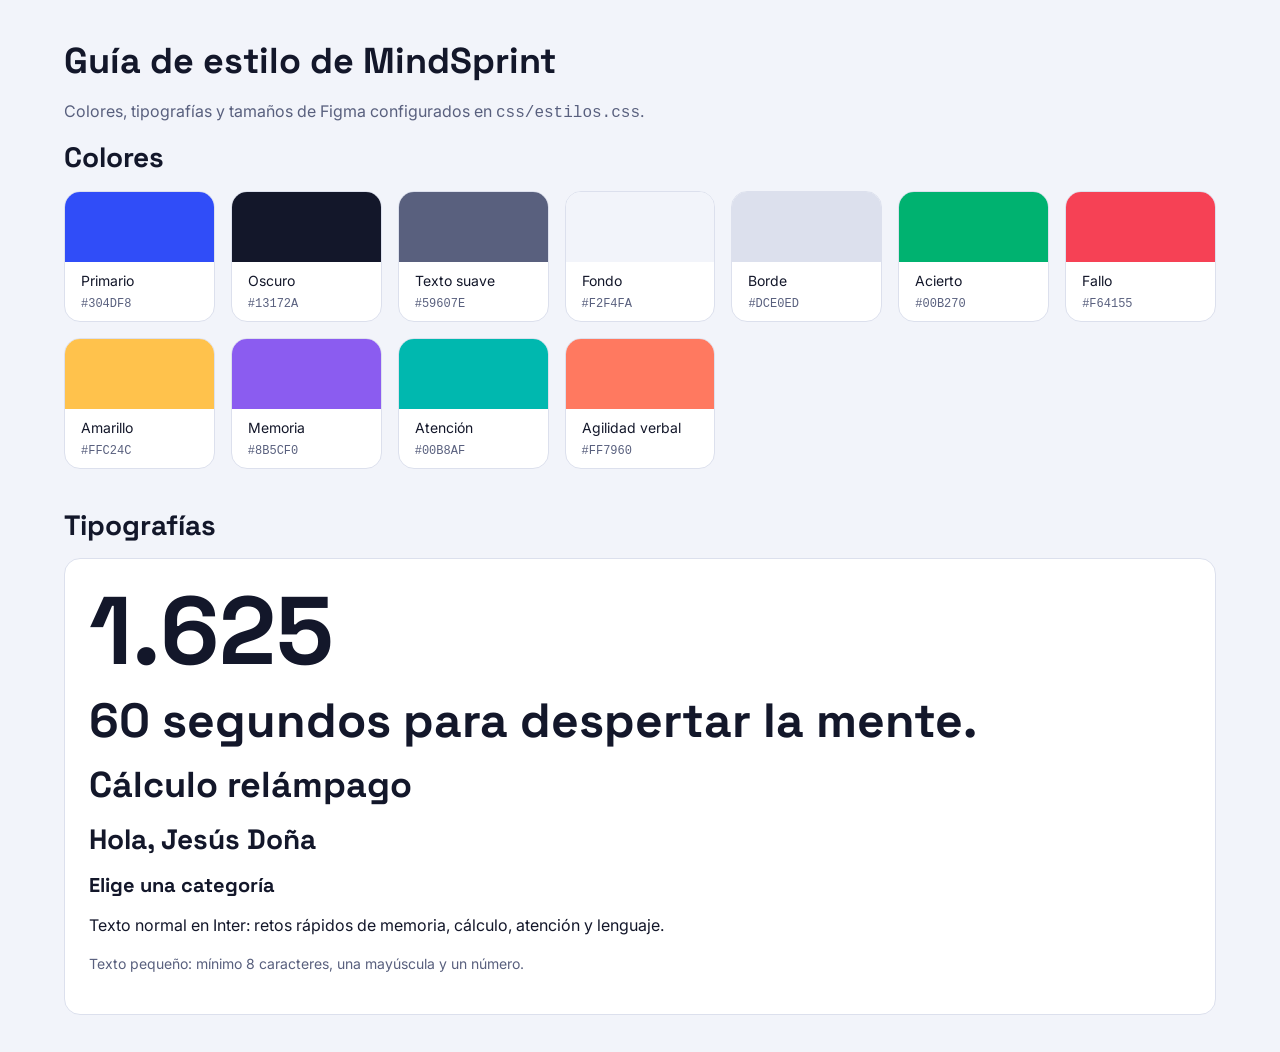
<file: frontend/index.html>
<!DOCTYPE html>
<html lang="es">
<head>
    <meta charset="UTF-8">
    <meta name="viewport" content="width=device-width, initial-scale=1.0">
    <title>MindSprint · Guía de estilo</title>

    <!-- Tipografías de la guía de estilo -->
    <link rel="preconnect" href="https://fonts.googleapis.com">
    <link rel="preconnect" href="https://fonts.gstatic.com" crossorigin>
    <link href="https://fonts.googleapis.com/css2?family=Inter:wght@400;500;600&family=Space+Grotesk:wght@500;700&display=swap" rel="stylesheet">

    <link rel="stylesheet" href="css/estilos.css">

    <!-- Estilos solo de esta página de prueba -->
    <style>
        .paleta {
            display: grid;
            grid-template-columns: repeat(auto-fill, minmax(150px, 1fr));
            gap: var(--espacio-m);
            margin-bottom: var(--espacio-xl);
        }
        .muestra {
            background: var(--color-blanco);
            border: 1px solid var(--color-borde);
            border-radius: var(--radio-tarjeta);
            overflow: hidden;
        }
        .muestra-color {
            height: 70px;
        }
        .muestra p {
            margin: 0;
            padding: var(--espacio-s) var(--espacio-m);
            font-size: var(--texto-pequeno);
        }
        .muestra code {
            color: var(--color-texto-suave);
            font-size: var(--texto-mini);
        }
        .tipografias {
            background: var(--color-blanco);
            border: 1px solid var(--color-borde);
            border-radius: var(--radio-tarjeta);
            padding: var(--espacio-l);
        }
    </style>
</head>
<body>

    <main class="contenedor">
        <h1>Guía de estilo de MindSprint</h1>
        <p class="texto-suave">Colores, tipografías y tamaños de Figma configurados en <code>css/estilos.css</code>.</p>

        <h2>Colores</h2>
        <div class="paleta">
            <div class="muestra"><div class="muestra-color" style="background: var(--color-primario)"></div><p>Primario<br><code>#304DF8</code></p></div>
            <div class="muestra"><div class="muestra-color" style="background: var(--color-oscuro)"></div><p>Oscuro<br><code>#13172A</code></p></div>
            <div class="muestra"><div class="muestra-color" style="background: var(--color-texto-suave)"></div><p>Texto suave<br><code>#59607E</code></p></div>
            <div class="muestra"><div class="muestra-color" style="background: var(--color-fondo)"></div><p>Fondo<br><code>#F2F4FA</code></p></div>
            <div class="muestra"><div class="muestra-color" style="background: var(--color-borde)"></div><p>Borde<br><code>#DCE0ED</code></p></div>
            <div class="muestra"><div class="muestra-color" style="background: var(--color-acierto)"></div><p>Acierto<br><code>#00B270</code></p></div>
            <div class="muestra"><div class="muestra-color" style="background: var(--color-fallo)"></div><p>Fallo<br><code>#F64155</code></p></div>
            <div class="muestra"><div class="muestra-color" style="background: var(--color-amarillo)"></div><p>Amarillo<br><code>#FFC24C</code></p></div>
            <div class="muestra"><div class="muestra-color" style="background: var(--color-memoria)"></div><p>Memoria<br><code>#8B5CF0</code></p></div>
            <div class="muestra"><div class="muestra-color" style="background: var(--color-atencion)"></div><p>Atención<br><code>#00B8AF</code></p></div>
            <div class="muestra"><div class="muestra-color" style="background: var(--color-verbal)"></div><p>Agilidad verbal<br><code>#FF7960</code></p></div>
        </div>

        <h2>Tipografías</h2>
        <div class="tipografias">
            <p class="texto-numero">1.625</p>
            <p class="texto-portada">60 segundos para despertar la mente.</p>
            <h1>Cálculo relámpago</h1>
            <h2>Hola, Jesús Doña</h2>
            <h3>Elige una categoría</h3>
            <p>Texto normal en Inter: retos rápidos de memoria, cálculo, atención y lenguaje.</p>
            <p class="texto-pequeno texto-suave">Texto pequeño: mínimo 8 caracteres, una mayúscula y un número.</p>
        </div>
    </main>

    <script src="js/main.js"></script>
</body>
</html>
</file>
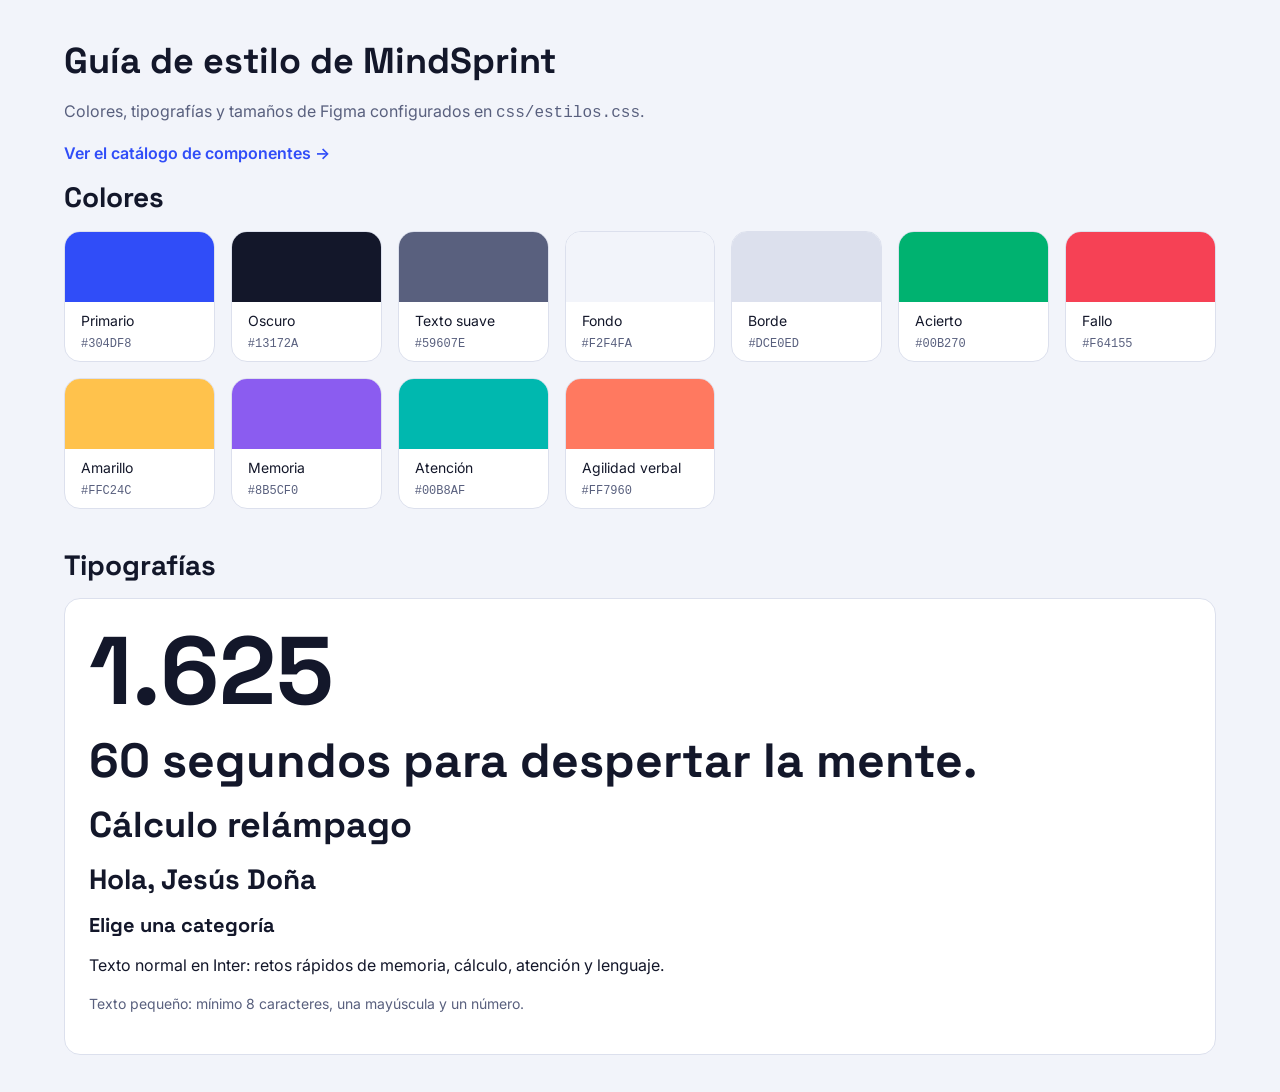
<file: punto8_componentes/frontend/index.html>
<!DOCTYPE html>
<html lang="es">
<head>
    <meta charset="UTF-8">
    <meta name="viewport" content="width=device-width, initial-scale=1.0">
    <title>MindSprint · Guía de estilo</title>

    <!-- Tipografías de la guía de estilo -->
    <link rel="preconnect" href="https://fonts.googleapis.com">
    <link rel="preconnect" href="https://fonts.gstatic.com" crossorigin>
    <link href="https://fonts.googleapis.com/css2?family=Inter:wght@400;500;600&family=Space+Grotesk:wght@500;700&display=swap" rel="stylesheet">

    <link rel="stylesheet" href="css/estilos.css">

    <!-- Estilos solo de esta página de prueba -->
    <style>
        .paleta {
            display: grid;
            grid-template-columns: repeat(auto-fill, minmax(150px, 1fr));
            gap: var(--espacio-m);
            margin-bottom: var(--espacio-xl);
        }
        .muestra {
            background: var(--color-blanco);
            border: 1px solid var(--color-borde);
            border-radius: var(--radio-tarjeta);
            overflow: hidden;
        }
        .muestra-color {
            height: 70px;
        }
        .muestra p {
            margin: 0;
            padding: var(--espacio-s) var(--espacio-m);
            font-size: var(--texto-pequeno);
        }
        .muestra code {
            color: var(--color-texto-suave);
            font-size: var(--texto-mini);
        }
        .tipografias {
            background: var(--color-blanco);
            border: 1px solid var(--color-borde);
            border-radius: var(--radio-tarjeta);
            padding: var(--espacio-l);
        }
    </style>
</head>
<body>

    <main class="contenedor">
        <h1>Guía de estilo de MindSprint</h1>
        <p class="texto-suave">Colores, tipografías y tamaños de Figma configurados en <code>css/estilos.css</code>.</p>
        <p><a href="componentes.html">Ver el catálogo de componentes →</a></p>

        <h2>Colores</h2>
        <div class="paleta">
            <div class="muestra"><div class="muestra-color" style="background: var(--color-primario)"></div><p>Primario<br><code>#304DF8</code></p></div>
            <div class="muestra"><div class="muestra-color" style="background: var(--color-oscuro)"></div><p>Oscuro<br><code>#13172A</code></p></div>
            <div class="muestra"><div class="muestra-color" style="background: var(--color-texto-suave)"></div><p>Texto suave<br><code>#59607E</code></p></div>
            <div class="muestra"><div class="muestra-color" style="background: var(--color-fondo)"></div><p>Fondo<br><code>#F2F4FA</code></p></div>
            <div class="muestra"><div class="muestra-color" style="background: var(--color-borde)"></div><p>Borde<br><code>#DCE0ED</code></p></div>
            <div class="muestra"><div class="muestra-color" style="background: var(--color-acierto)"></div><p>Acierto<br><code>#00B270</code></p></div>
            <div class="muestra"><div class="muestra-color" style="background: var(--color-fallo)"></div><p>Fallo<br><code>#F64155</code></p></div>
            <div class="muestra"><div class="muestra-color" style="background: var(--color-amarillo)"></div><p>Amarillo<br><code>#FFC24C</code></p></div>
            <div class="muestra"><div class="muestra-color" style="background: var(--color-memoria)"></div><p>Memoria<br><code>#8B5CF0</code></p></div>
            <div class="muestra"><div class="muestra-color" style="background: var(--color-atencion)"></div><p>Atención<br><code>#00B8AF</code></p></div>
            <div class="muestra"><div class="muestra-color" style="background: var(--color-verbal)"></div><p>Agilidad verbal<br><code>#FF7960</code></p></div>
        </div>

        <h2>Tipografías</h2>
        <div class="tipografias">
            <p class="texto-numero">1.625</p>
            <p class="texto-portada">60 segundos para despertar la mente.</p>
            <h1>Cálculo relámpago</h1>
            <h2>Hola, Jesús Doña</h2>
            <h3>Elige una categoría</h3>
            <p>Texto normal en Inter: retos rápidos de memoria, cálculo, atención y lenguaje.</p>
            <p class="texto-pequeno texto-suave">Texto pequeño: mínimo 8 caracteres, una mayúscula y un número.</p>
        </div>
    </main>

    <script src="js/main.js"></script>
</body>
</html>
</file>
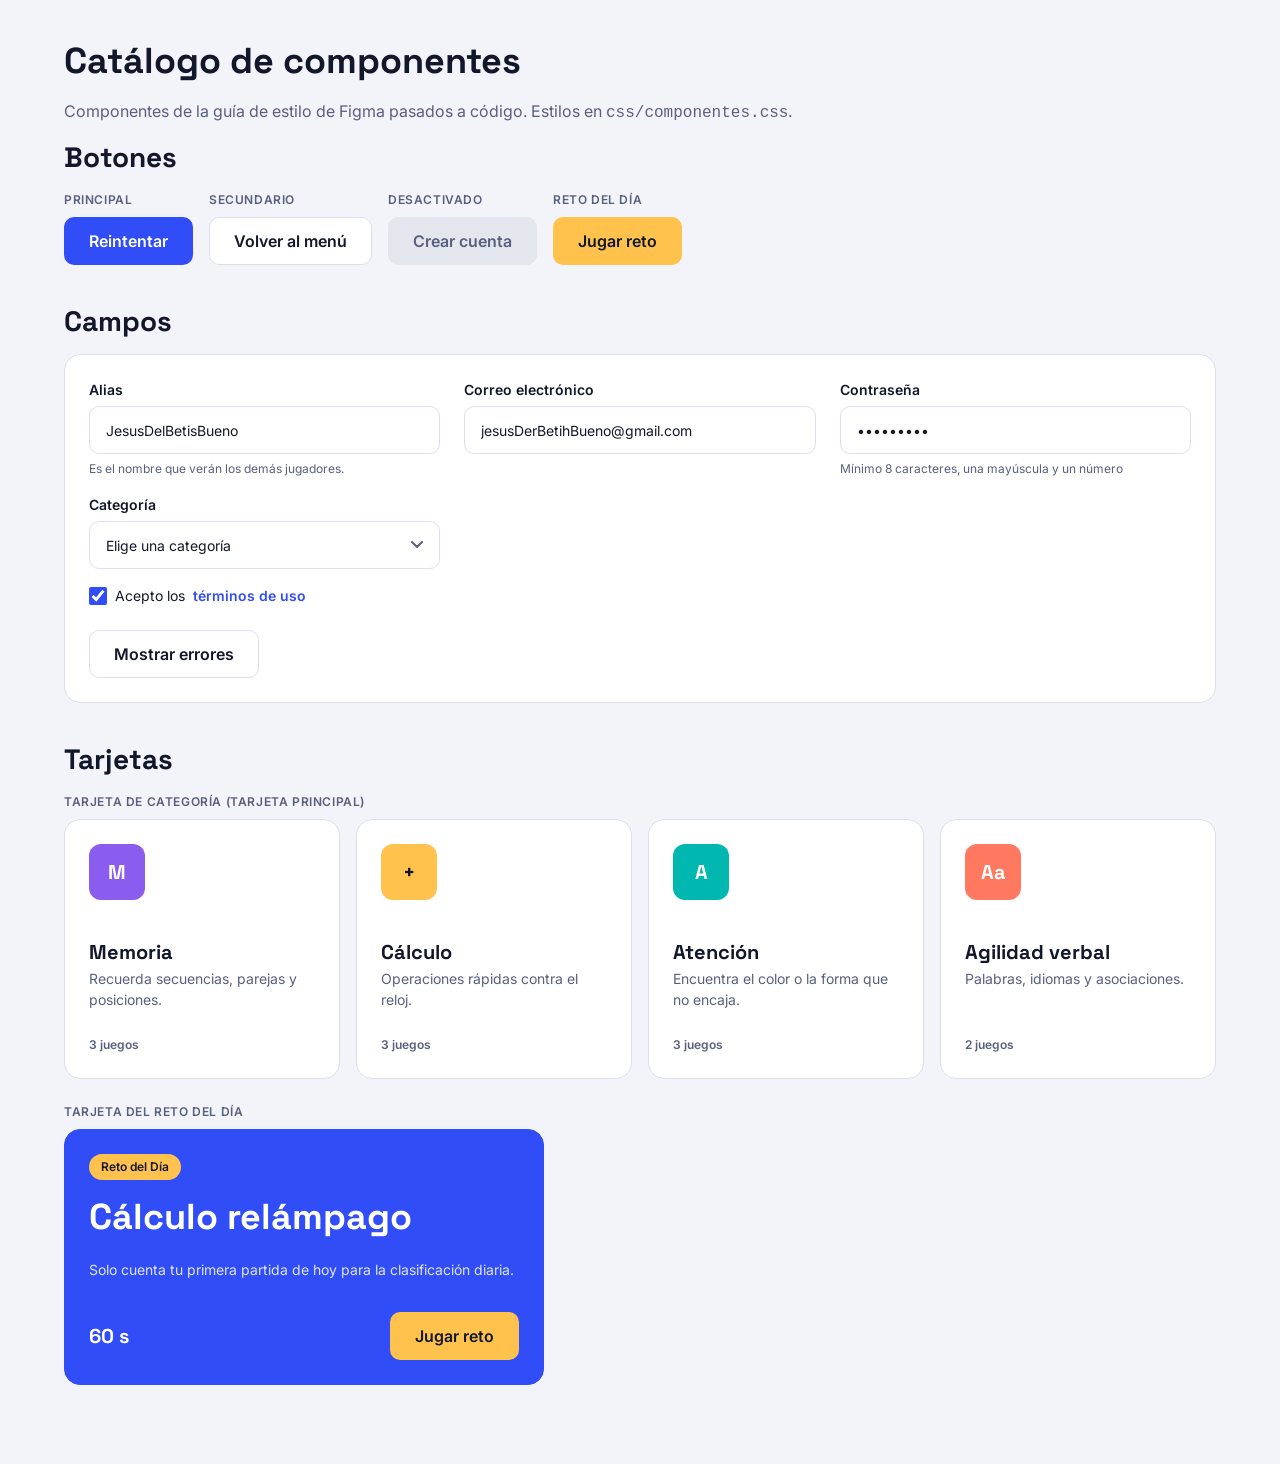
<file: punto8_componentes/frontend/componentes.html>
<!DOCTYPE html>
<html lang="es">
<head>
    <meta charset="UTF-8">
    <meta name="viewport" content="width=device-width, initial-scale=1.0">
    <title>MindSprint · Componentes</title>

    <!-- Tipografías de la guía de estilo -->
    <link rel="preconnect" href="https://fonts.googleapis.com">
    <link rel="preconnect" href="https://fonts.gstatic.com" crossorigin>
    <link href="https://fonts.googleapis.com/css2?family=Inter:wght@400;500;600&family=Space+Grotesk:wght@500;700&display=swap" rel="stylesheet">

    <!-- 1º la guía de estilo (variables), 2º los componentes -->
    <link rel="stylesheet" href="css/estilos.css">
    <link rel="stylesheet" href="css/componentes.css">

    <!-- Estilos solo para ordenar el catálogo -->
    <style>
        .seccion {
            margin-bottom: var(--espacio-xl);
        }
        .fila {
            display: flex;
            flex-wrap: wrap;
            align-items: flex-start;
            gap: var(--espacio-m);
        }
        .rejilla {
            display: grid;
            grid-template-columns: repeat(auto-fill, minmax(230px, 1fr));
            gap: var(--espacio-m);
        }
        .rejilla-campos {
            display: grid;
            grid-template-columns: repeat(auto-fill, minmax(320px, 1fr));
            gap: 0 var(--espacio-l);
        }
        .nombre-componente {
            margin: 0 0 var(--espacio-s);
            font-size: var(--texto-mini);
            font-weight: 600;
            color: var(--color-texto-suave);
            text-transform: uppercase;
            letter-spacing: 0.05em;
        }
        .tarjeta-reto {
            max-width: 480px;
        }
    </style>
</head>
<body>

    <main class="contenedor">
        <h1>Catálogo de componentes</h1>
        <p class="texto-suave">Componentes de la guía de estilo de Figma pasados a código. Estilos en <code>css/componentes.css</code>.</p>

        <!-- ================= BOTONES ================= -->
        <section class="seccion">
            <h2>Botones</h2>
            <div class="fila">
                <div>
                    <p class="nombre-componente">Principal</p>
                    <button class="btn btn-primario">Reintentar</button>
                </div>
                <div>
                    <p class="nombre-componente">Secundario</p>
                    <button class="btn btn-secundario">Volver al menú</button>
                </div>
                <div>
                    <p class="nombre-componente">Desactivado</p>
                    <button class="btn btn-primario" disabled>Crear cuenta</button>
                </div>
                <div>
                    <p class="nombre-componente">Reto del día</p>
                    <button class="btn btn-reto">Jugar reto</button>
                </div>
            </div>
        </section>

        <!-- ================= CAMPOS ================= -->
        <section class="seccion">
            <h2>Campos</h2>
            <div class="tarjeta">
                <div class="rejilla-campos">

                    <!-- Texto -->
                    <div class="campo">
                        <label class="campo-etiqueta" for="alias">Alias</label>
                        <input class="campo-control" id="alias" type="text" value="JesusDelBetisBueno">
                        <p class="campo-ayuda">Es el nombre que verán los demás jugadores.</p>
                        <p class="campo-mensaje-error">Ese alias ya está en uso.</p>
                    </div>

                    <!-- Texto (correo) -->
                    <div class="campo">
                        <label class="campo-etiqueta" for="email">Correo electrónico</label>
                        <input class="campo-control" id="email" type="email" value="jesusDerBetihBueno@gmail.com">
                        <p class="campo-mensaje-error">Ya existe una cuenta con ese correo.</p>
                    </div>

                    <!-- Contraseña -->
                    <div class="campo">
                        <label class="campo-etiqueta" for="password">Contraseña</label>
                        <input class="campo-control" id="password" type="password" value="Prueba123">
                        <p class="campo-ayuda">Mínimo 8 caracteres, una mayúscula y un número</p>
                        <p class="campo-mensaje-error">La contraseña necesita mínimo 8 caracteres, una mayúscula y un número.</p>
                    </div>

                    <!-- Desplegable -->
                    <div class="campo">
                        <label class="campo-etiqueta" for="categoria">Categoría</label>
                        <select class="campo-control" id="categoria">
                            <option value="">Elige una categoría</option>
                            <option>Memoria</option>
                            <option>Cálculo</option>
                            <option>Atención</option>
                            <option>Agilidad verbal</option>
                        </select>
                        <p class="campo-mensaje-error">Tienes que elegir una categoría.</p>
                    </div>

                </div>

                <!-- Casilla -->
                <label class="campo-casilla">
                    <input type="checkbox" checked>
                    Acepto los <a href="#">términos de uso</a>
                </label>

                <!-- Botón para ver los campos con su mensaje de error -->
                <button class="btn btn-secundario" id="boton-errores" style="margin-top: var(--espacio-l)">Mostrar errores</button>
            </div>
        </section>

        <!-- ================= TARJETAS ================= -->
        <section class="seccion">
            <h2>Tarjetas</h2>

            <p class="nombre-componente">Tarjeta de categoría (tarjeta principal)</p>
            <div class="rejilla">
                <a class="tarjeta tarjeta-categoria categoria-memoria" href="#">
                    <span class="tarjeta-icono">M</span>
                    <h3 class="tarjeta-titulo">Memoria</h3>
                    <p class="tarjeta-texto">Recuerda secuencias, parejas y posiciones.</p>
                    <p class="tarjeta-pie">3 juegos</p>
                </a>
                <a class="tarjeta tarjeta-categoria categoria-calculo" href="#">
                    <span class="tarjeta-icono">+</span>
                    <h3 class="tarjeta-titulo">Cálculo</h3>
                    <p class="tarjeta-texto">Operaciones rápidas contra el reloj.</p>
                    <p class="tarjeta-pie">3 juegos</p>
                </a>
                <a class="tarjeta tarjeta-categoria categoria-atencion" href="#">
                    <span class="tarjeta-icono">A</span>
                    <h3 class="tarjeta-titulo">Atención</h3>
                    <p class="tarjeta-texto">Encuentra el color o la forma que no encaja.</p>
                    <p class="tarjeta-pie">3 juegos</p>
                </a>
                <a class="tarjeta tarjeta-categoria categoria-verbal" href="#">
                    <span class="tarjeta-icono">Aa</span>
                    <h3 class="tarjeta-titulo">Agilidad verbal</h3>
                    <p class="tarjeta-texto">Palabras, idiomas y asociaciones.</p>
                    <p class="tarjeta-pie">2 juegos</p>
                </a>
            </div>

            <p class="nombre-componente" style="margin-top: var(--espacio-l)">Tarjeta del Reto del Día</p>
            <div class="tarjeta tarjeta-reto">
                <span class="etiqueta">Reto del Día</span>
                <h3 class="tarjeta-titulo">Cálculo relámpago</h3>
                <p class="tarjeta-texto">Solo cuenta tu primera partida de hoy para la clasificación diaria.</p>
                <div class="tarjeta-reto-pie">
                    <span>60 s</span>
                    <button class="btn btn-reto">Jugar reto</button>
                </div>
            </div>
        </section>
    </main>

    <script>
        // Pone o quita la clase campo-error en todos los campos
        // para ver cómo quedan con su mensaje de error.
        const botonErrores = document.getElementById("boton-errores");
        const campos = document.querySelectorAll(".campo");

        botonErrores.addEventListener("click", () => {
            campos.forEach(campo => campo.classList.toggle("campo-error"));

            if (botonErrores.textContent === "Mostrar errores") {
                botonErrores.textContent = "Ocultar errores";
            } else {
                botonErrores.textContent = "Mostrar errores";
            }
        });
    </script>

</body>
</html>
</file>
<file: frontend/css/estilos.css>
/* =========================================================
   MindSprint - Guía de estilo en CSS propio
   Colores, tipografías y tamaños sacados de nuestro Figma.
   Si cambia algo en Figma, solo hay que cambiarlo en :root.
   ========================================================= */

/* ---------------------------------------------------------
   1. VARIABLES DE LA GUÍA DE ESTILO
   --------------------------------------------------------- */
:root {
    /* Colores principales */
    --color-primario: #304DF8;        /* botones principales, logo, reto del día */
    --color-primario-hover: #2139D9;  /* primario al pasar el ratón */
    --color-primario-suave: #EEF0FE;  /* fila resaltada del ranking ("tú") */
    --color-oscuro: #13172A;          /* texto principal, panel del login, tarjeta de puntuación */
    --color-texto-suave: #59607E;     /* descripciones y textos de ayuda */
    --color-texto-claro: #A2A9C0;     /* texto sobre fondo oscuro */
    --color-fondo: #F2F4FA;           /* fondo de la página */
    --color-blanco: #FFFFFF;          /* tarjetas y botón secundario */
    --color-borde: #DCE0ED;           /* bordes de campos, tarjetas y botón secundario */
    --color-gris: #E4E6ED;            /* opciones de respuesta, barras vacías, desactivado */

    /* Colores de estado */
    --color-acierto: #00B270;         /* respuesta correcta, aciertos, precisión */
    --color-fallo: #F64155;           /* fallos y errores */
    --color-fallo-fondo: #FEECEE;     /* fondo del aviso "esta partida no se guardará" */
    --color-fallo-texto: #BF2E41;     /* texto del aviso */
    --color-amarillo: #FFC24C;        /* temporizador, reto del día, puntuación, 1º del ranking */
    --color-amarillo-suave: #FFF4D8;  /* etiqueta del minijuego durante la partida */

    /* Colores de las categorías */
    --color-memoria: #8B5CF0;
    --color-calculo: #FFC24C;
    --color-atencion: #00B8AF;
    --color-verbal: #FF7960;          /* también los días de racha */

    /* Tipografías */
    --fuente-titulos: 'Space Grotesk', sans-serif;  /* títulos y números grandes */
    --fuente-texto: 'Inter', sans-serif;            /* textos, botones y formularios */

    /* Tamaños de letra */
    --texto-numero: 96px;      /* puntuación final (1.625) */
    --texto-portada: 48px;     /* "60 segundos para despertar la mente." */
    --texto-h1: 36px;          /* "Cálculo relámpago", "Partida en pausa" */
    --texto-h2: 28px;          /* "Hola, Jesús Doña" */
    --texto-h3: 20px;          /* "Elige una categoría", títulos de tarjetas */
    --texto-normal: 16px;
    --texto-pequeno: 14px;     /* descripciones, etiquetas de campos */
    --texto-mini: 12px;        /* ayudas de los campos, "3 juegos" */

    /* Espacios */
    --espacio-xs: 4px;
    --espacio-s: 8px;
    --espacio-m: 16px;
    --espacio-l: 24px;
    --espacio-xl: 40px;

    /* Esquinas */
    --radio: 10px;             /* botones y campos */
    --radio-tarjeta: 16px;     /* tarjetas y ventanas */
}

/* ---------------------------------------------------------
   2. BASE: estilos que se aplican a toda la página
   --------------------------------------------------------- */
*,
*::before,
*::after {
    box-sizing: border-box;
}

body {
    margin: 0;
    background-color: var(--color-fondo);
    color: var(--color-oscuro);
    font-family: var(--fuente-texto);
    font-size: var(--texto-normal);
    line-height: 1.5;
}

h1, h2, h3 {
    margin: 0 0 var(--espacio-m);
    font-family: var(--fuente-titulos);
    font-weight: 700;
    line-height: 1.2;
}

h1 { font-size: var(--texto-h1); }
h2 { font-size: var(--texto-h2); }
h3 { font-size: var(--texto-h3); }

p {
    margin: 0 0 var(--espacio-m);
}

a {
    color: var(--color-primario);
    font-weight: 600;
    text-decoration: none;
}

a:hover {
    text-decoration: underline;
}

img {
    max-width: 100%;
}

/* ---------------------------------------------------------
   3. CLASES DE AYUDA
   --------------------------------------------------------- */

/* Centra el contenido con un ancho máximo */
.contenedor {
    max-width: 1200px;
    margin: 0 auto;
    padding: var(--espacio-xl) var(--espacio-l);
}

/* Textos */
.texto-portada {
    font-family: var(--fuente-titulos);
    font-size: var(--texto-portada);
    font-weight: 700;
    line-height: 1.1;
}

.texto-numero {
    font-family: var(--fuente-titulos);
    font-size: var(--texto-numero);
    font-weight: 700;
    line-height: 1;
}

.texto-suave {
    color: var(--color-texto-suave);
}

.texto-pequeno {
    font-size: var(--texto-pequeno);
}

/* ---------------------------------------------------------
   4. MÓVIL: textos más pequeños en pantallas estrechas
   --------------------------------------------------------- */
@media (max-width: 768px) {
    :root {
        --texto-numero: 64px;
        --texto-portada: 34px;
        --texto-h1: 28px;
        --texto-h2: 24px;
    }

    .contenedor {
        padding: var(--espacio-l) var(--espacio-m);
    }
}
</file>
<file: punto8_componentes/frontend/css/estilos.css>
/* =========================================================
   MindSprint - Guía de estilo en CSS propio
   Colores, tipografías y tamaños sacados de nuestro Figma.
   Si cambia algo en Figma, solo hay que cambiarlo en :root.
   ========================================================= */

/* ---------------------------------------------------------
   1. VARIABLES DE LA GUÍA DE ESTILO
   --------------------------------------------------------- */
:root {
    /* Colores principales */
    --color-primario: #304DF8;        /* botones principales, logo, reto del día */
    --color-primario-hover: #2139D9;  /* primario al pasar el ratón */
    --color-primario-suave: #EEF0FE;  /* fila resaltada del ranking ("tú") */
    --color-oscuro: #13172A;          /* texto principal, panel del login, tarjeta de puntuación */
    --color-texto-suave: #59607E;     /* descripciones y textos de ayuda */
    --color-texto-claro: #A2A9C0;     /* texto sobre fondo oscuro */
    --color-fondo: #F2F4FA;           /* fondo de la página */
    --color-blanco: #FFFFFF;          /* tarjetas y botón secundario */
    --color-borde: #DCE0ED;           /* bordes de campos, tarjetas y botón secundario */
    --color-gris: #E4E6ED;            /* opciones de respuesta, barras vacías, desactivado */

    /* Colores de estado */
    --color-acierto: #00B270;         /* respuesta correcta, aciertos, precisión */
    --color-fallo: #F64155;           /* fallos y errores */
    --color-fallo-fondo: #FEECEE;     /* fondo del aviso "esta partida no se guardará" */
    --color-fallo-texto: #BF2E41;     /* texto del aviso */
    --color-amarillo: #FFC24C;        /* temporizador, reto del día, puntuación, 1º del ranking */
    --color-amarillo-suave: #FFF4D8;  /* etiqueta del minijuego durante la partida */

    /* Colores de las categorías */
    --color-memoria: #8B5CF0;
    --color-calculo: #FFC24C;
    --color-atencion: #00B8AF;
    --color-verbal: #FF7960;          /* también los días de racha */

    /* Tipografías */
    --fuente-titulos: 'Space Grotesk', sans-serif;  /* títulos y números grandes */
    --fuente-texto: 'Inter', sans-serif;            /* textos, botones y formularios */

    /* Tamaños de letra */
    --texto-numero: 96px;      /* puntuación final (1.625) */
    --texto-portada: 48px;     /* "60 segundos para despertar la mente." */
    --texto-h1: 36px;          /* "Cálculo relámpago", "Partida en pausa" */
    --texto-h2: 28px;          /* "Hola, Jesús Doña" */
    --texto-h3: 20px;          /* "Elige una categoría", títulos de tarjetas */
    --texto-normal: 16px;
    --texto-pequeno: 14px;     /* descripciones, etiquetas de campos */
    --texto-mini: 12px;        /* ayudas de los campos, "3 juegos" */

    /* Espacios */
    --espacio-xs: 4px;
    --espacio-s: 8px;
    --espacio-m: 16px;
    --espacio-l: 24px;
    --espacio-xl: 40px;

    /* Esquinas */
    --radio: 10px;             /* botones y campos */
    --radio-tarjeta: 16px;     /* tarjetas y ventanas */
}

/* ---------------------------------------------------------
   2. BASE: estilos que se aplican a toda la página
   --------------------------------------------------------- */
*,
*::before,
*::after {
    box-sizing: border-box;
}

body {
    margin: 0;
    background-color: var(--color-fondo);
    color: var(--color-oscuro);
    font-family: var(--fuente-texto);
    font-size: var(--texto-normal);
    line-height: 1.5;
}

h1, h2, h3 {
    margin: 0 0 var(--espacio-m);
    font-family: var(--fuente-titulos);
    font-weight: 700;
    line-height: 1.2;
}

h1 { font-size: var(--texto-h1); }
h2 { font-size: var(--texto-h2); }
h3 { font-size: var(--texto-h3); }

p {
    margin: 0 0 var(--espacio-m);
}

a {
    color: var(--color-primario);
    font-weight: 600;
    text-decoration: none;
}

a:hover {
    text-decoration: underline;
}

img {
    max-width: 100%;
}

/* ---------------------------------------------------------
   3. CLASES DE AYUDA
   --------------------------------------------------------- */

/* Centra el contenido con un ancho máximo */
.contenedor {
    max-width: 1200px;
    margin: 0 auto;
    padding: var(--espacio-xl) var(--espacio-l);
}

/* Textos */
.texto-portada {
    font-family: var(--fuente-titulos);
    font-size: var(--texto-portada);
    font-weight: 700;
    line-height: 1.1;
}

.texto-numero {
    font-family: var(--fuente-titulos);
    font-size: var(--texto-numero);
    font-weight: 700;
    line-height: 1;
}

.texto-suave {
    color: var(--color-texto-suave);
}

.texto-pequeno {
    font-size: var(--texto-pequeno);
}

/* ---------------------------------------------------------
   4. MÓVIL: textos más pequeños en pantallas estrechas
   --------------------------------------------------------- */
@media (max-width: 768px) {
    :root {
        --texto-numero: 64px;
        --texto-portada: 34px;
        --texto-h1: 28px;
        --texto-h2: 24px;
    }

    .contenedor {
        padding: var(--espacio-l) var(--espacio-m);
    }
}
</file>
<file: punto8_componentes/frontend/css/componentes.css>
/* =========================================================
   MindSprint - Componentes
   Botones, campos y tarjetas de la guía de estilo de Figma.
   Usa las variables de estilos.css (cargar estilos.css antes).

   Cada componente tiene una clase base (.btn, .campo, .tarjeta)
   y clases que la modifican (.btn-primario, .campo-error...).
   Así se reutiliza el mismo componente en toda la app.
   ========================================================= */

/* ---------------------------------------------------------
   1. BOTONES
   Uso: <button class="btn btn-primario">Reintentar</button>
   --------------------------------------------------------- */
.btn {
    display: inline-flex;
    align-items: center;
    justify-content: center;
    gap: var(--espacio-s);
    min-height: 48px;
    padding: 0 var(--espacio-l);
    border: 1px solid transparent;
    border-radius: var(--radio);
    font-family: var(--fuente-texto);
    font-size: var(--texto-normal);
    font-weight: 600;
    text-decoration: none;
    cursor: pointer;
    transition: background-color 0.2s, border-color 0.2s;
}

.btn:hover {
    text-decoration: none;
}

.btn:focus-visible {
    outline: 3px solid rgba(48, 77, 248, 0.35);
    outline-offset: 2px;
}

/* Principal: azul ("Crear cuenta", "Continuar", "Reintentar") */
.btn-primario {
    background-color: var(--color-primario);
    color: var(--color-blanco);
}

.btn-primario:hover {
    background-color: var(--color-primario-hover);
}

/* Secundario: blanco con borde ("Volver al menú", "Salir al menú") */
.btn-secundario {
    background-color: var(--color-blanco);
    border-color: var(--color-borde);
    color: var(--color-oscuro);
}

.btn-secundario:hover {
    background-color: var(--color-fondo);
}

/* Reto: amarillo ("Jugar reto") */
.btn-reto {
    background-color: var(--color-amarillo);
    color: var(--color-oscuro);
}

.btn-reto:hover {
    background-color: #F5B23A;
}

/* Desactivado: vale para cualquier tipo de botón */
.btn:disabled,
.btn.btn-desactivado {
    background-color: var(--color-gris);
    border-color: var(--color-gris);
    color: var(--color-texto-suave);
    cursor: not-allowed;
}

/* Botón que ocupa todo el ancho (formularios, menú de pausa) */
.btn-bloque {
    width: 100%;
}

/* ---------------------------------------------------------
   2. CAMPOS DE FORMULARIO
   Uso:
   <div class="campo">
       <label class="campo-etiqueta" for="email">Correo electrónico</label>
       <input class="campo-control" id="email" type="email">
       <p class="campo-ayuda">Texto de ayuda</p>
       <p class="campo-mensaje-error">Mensaje de error</p>
   </div>
   Para mostrar el error se añade la clase .campo-error al div.
   --------------------------------------------------------- */
.campo {
    display: flex;
    flex-direction: column;
    gap: 6px;
    margin-bottom: var(--espacio-m);
}

.campo-etiqueta {
    font-size: var(--texto-pequeno);
    font-weight: 600;
    color: var(--color-oscuro);
}

.campo-control {
    width: 100%;
    min-height: 48px;
    padding: 0 var(--espacio-m);
    background-color: var(--color-blanco);
    border: 1px solid var(--color-borde);
    border-radius: var(--radio);
    font-family: var(--fuente-texto);
    font-size: var(--texto-pequeno);
    color: var(--color-oscuro);
    transition: border-color 0.2s, box-shadow 0.2s;
}

.campo-control::placeholder {
    color: var(--color-texto-suave);
}

.campo-control:focus {
    outline: none;
    border-color: var(--color-primario);
    box-shadow: 0 0 0 3px rgba(48, 77, 248, 0.15);
}

/* Desplegable: quitamos la flecha del navegador y ponemos la nuestra */
select.campo-control {
    appearance: none;
    padding-right: 44px;
    background-image: url("data:image/svg+xml,%3Csvg xmlns='http://www.w3.org/2000/svg' width='12' height='8' viewBox='0 0 12 8'%3E%3Cpath d='M1 1l5 5 5-5' fill='none' stroke='%2359607E' stroke-width='2' stroke-linecap='round' stroke-linejoin='round'/%3E%3C/svg%3E");
    background-repeat: no-repeat;
    background-position: right 16px center;
    cursor: pointer;
}

/* Texto de ayuda debajo del campo */
.campo-ayuda {
    margin: 0;
    font-size: var(--texto-mini);
    color: var(--color-texto-suave);
}

/* Mensaje de error: oculto hasta que el campo tiene error */
.campo-mensaje-error {
    display: none;
    margin: 0;
    font-size: var(--texto-mini);
    font-weight: 500;
    color: var(--color-fallo-texto);
}

.campo-error .campo-control {
    border-color: var(--color-fallo);
}

.campo-error .campo-control:focus {
    box-shadow: 0 0 0 3px rgba(246, 65, 85, 0.15);
}

.campo-error .campo-mensaje-error {
    display: block;
}

.campo-error .campo-ayuda {
    display: none;
}

/* Casilla de verificación ("Acepto los términos de uso") */
.campo-casilla {
    display: flex;
    align-items: center;
    gap: var(--espacio-s);
    font-size: var(--texto-pequeno);
    cursor: pointer;
}

.campo-casilla input {
    width: 18px;
    height: 18px;
    margin: 0;
    accent-color: var(--color-primario);
    cursor: pointer;
}

/* ---------------------------------------------------------
   3. TARJETAS
   --------------------------------------------------------- */

/* Tarjeta base: fondo blanco, borde suave y esquinas redondeadas */
.tarjeta {
    background-color: var(--color-blanco);
    border: 1px solid var(--color-borde);
    border-radius: var(--radio-tarjeta);
    padding: var(--espacio-l);
}

/* Tarjeta de categoría (la tarjeta principal del Dashboard)
   Uso:
   <a class="tarjeta tarjeta-categoria categoria-memoria" href="#">
       <span class="tarjeta-icono">M</span>
       <h3 class="tarjeta-titulo">Memoria</h3>
       <p class="tarjeta-texto">Recuerda secuencias...</p>
       <p class="tarjeta-pie">3 juegos</p>
   </a>
   Solo cambia la clase de color: categoria-memoria, categoria-calculo,
   categoria-atencion o categoria-verbal. */
.tarjeta-categoria {
    display: flex;
    flex-direction: column;
    min-height: 260px;
    color: var(--color-oscuro);
    font-weight: 400;
    text-decoration: none;
    transition: transform 0.2s, box-shadow 0.2s;
}

.tarjeta-categoria:hover {
    transform: translateY(-4px);
    box-shadow: 0 12px 24px rgba(19, 23, 42, 0.08);
    text-decoration: none;
}

.tarjeta-icono {
    display: flex;
    align-items: center;
    justify-content: center;
    width: 56px;
    height: 56px;
    margin-bottom: var(--espacio-xl);
    border-radius: 12px;
    background-color: var(--color-categoria);
    color: var(--color-blanco);
    font-family: var(--fuente-titulos);
    font-size: var(--texto-h3);
    font-weight: 700;
}

.tarjeta-titulo {
    margin: 0 0 var(--espacio-xs);
    font-size: var(--texto-h3);
}

.tarjeta-texto {
    margin: 0;
    font-size: var(--texto-pequeno);
    color: var(--color-texto-suave);
}

.tarjeta-pie {
    margin: auto 0 0;
    padding-top: var(--espacio-l);
    font-size: var(--texto-mini);
    font-weight: 600;
    color: var(--color-texto-suave);
}

/* Color de cada categoría */
.categoria-memoria  { --color-categoria: var(--color-memoria); }
.categoria-calculo  { --color-categoria: var(--color-calculo); }
.categoria-atencion { --color-categoria: var(--color-atencion); }
.categoria-verbal   { --color-categoria: var(--color-verbal); }

/* En Cálculo el icono es amarillo, así que el texto va en oscuro */
.categoria-calculo .tarjeta-icono {
    color: var(--color-oscuro);
}

/* Tarjeta del Reto del Día (azul) */
.tarjeta-reto {
    display: flex;
    flex-direction: column;
    gap: var(--espacio-m);
    background-color: var(--color-primario);
    border-color: var(--color-primario);
    color: var(--color-blanco);
}

.tarjeta-reto .tarjeta-titulo {
    font-size: var(--texto-h1);
    color: var(--color-blanco);
}

.tarjeta-reto .tarjeta-texto {
    color: rgba(255, 255, 255, 0.85);
}

.tarjeta-reto-pie {
    display: flex;
    align-items: center;
    justify-content: space-between;
    margin-top: var(--espacio-m);
    font-family: var(--fuente-titulos);
    font-size: var(--texto-h3);
    font-weight: 700;
}

/* Etiqueta pequeña ("Reto del Día", "Cálculo relámpago") */
.etiqueta {
    align-self: flex-start;
    display: inline-block;
    padding: var(--espacio-xs) 12px;
    border-radius: 999px;
    background-color: var(--color-amarillo);
    color: var(--color-oscuro);
    font-size: var(--texto-mini);
    font-weight: 600;
}

.etiqueta-suave {
    background-color: var(--color-amarillo-suave);
}
</file>
